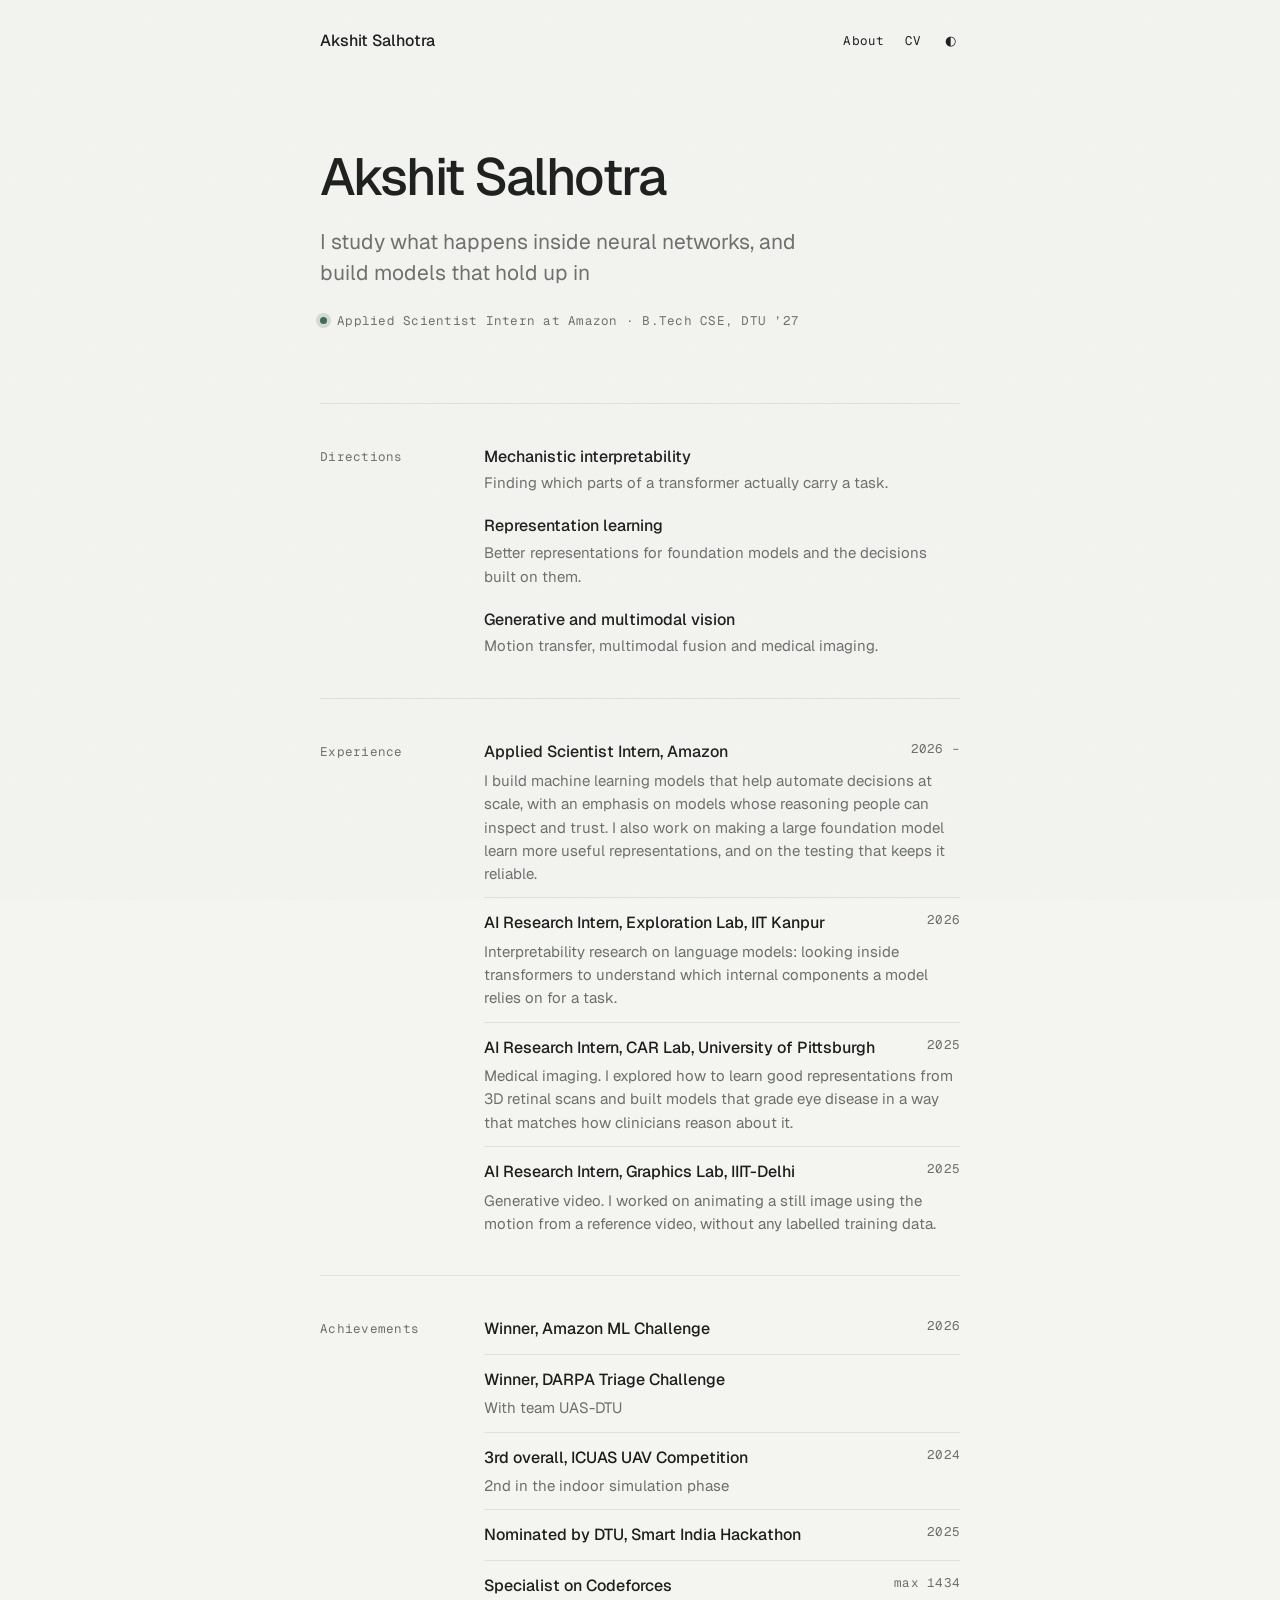
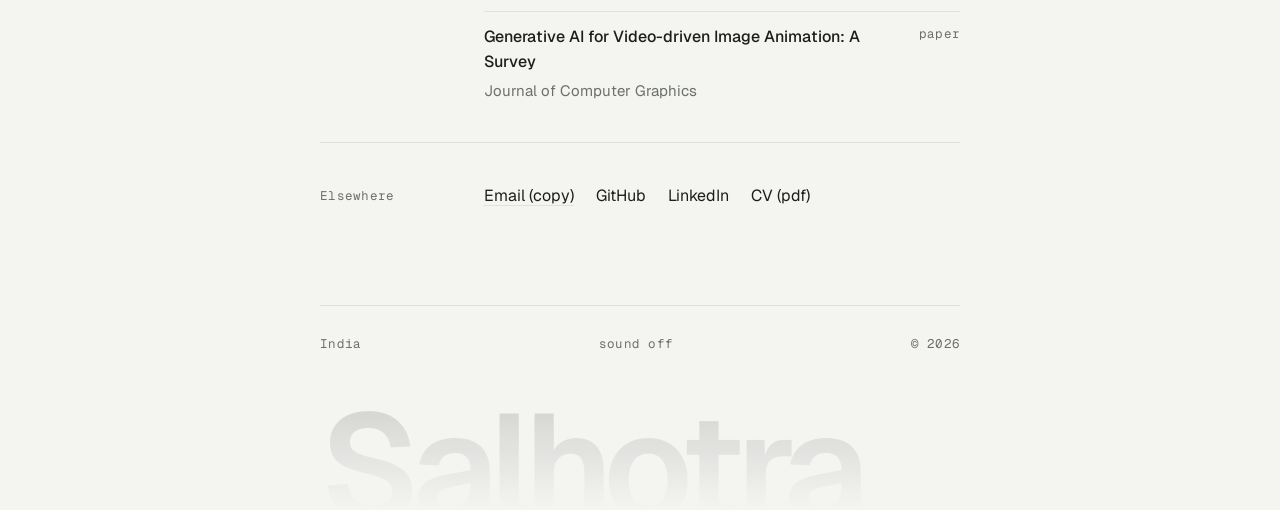
<file: index.html>
<!doctype html>
<html lang="en">
<head>
<meta charset="utf-8">
<meta name="viewport" content="width=device-width, initial-scale=1, viewport-fit=cover">
<title>Akshit Salhotra</title>
<meta name="description" content="Akshit Salhotra works on interpretability, representation learning and generative vision. Applied Scientist Intern at Amazon, CS at DTU.">
<meta property="og:title" content="Akshit Salhotra">
<meta property="og:description" content="Akshit Salhotra works on interpretability, representation learning and generative vision. Applied Scientist Intern at Amazon, CS at DTU.">
<meta name="theme-color" content="#F4F4F1" media="(prefers-color-scheme: light)">
<meta name="theme-color" content="#121513" media="(prefers-color-scheme: dark)">
<link rel="icon" href="data:image/svg+xml,%3Csvg xmlns='http://www.w3.org/2000/svg' viewBox='0 0 16 16'%3E%3Ccircle cx='8' cy='8' r='4' fill='%233E6B57'/%3E%3C/svg%3E">
<script>try{var t=localStorage.getItem('theme');if(t)document.documentElement.dataset.theme=t;}catch(e){}</script>
<link rel="preconnect" href="https://fonts.googleapis.com">
<link rel="preconnect" href="https://fonts.gstatic.com" crossorigin>
<link rel="stylesheet" href="https://fonts.googleapis.com/css2?family=Geist:wght@400;500;600&family=Geist+Mono:wght@400;500&display=swap">
<link rel="stylesheet" href="assets/style.css">
</head>
<body>
<a class="skip" href="#main">Skip to content</a>
<div class="col">
  <nav class="nav" aria-label="Site">
    <a class="me" href="./">Akshit Salhotra</a>
    <ul class="mono">
      <li><a href="about.html" data-scr>About</a></li>
      <li><a href="cv.pdf" data-scr>CV</a></li>
      <li><button class="icon-btn" type="button" id="theme" aria-label="Switch light or dark theme" title="Light / dark">&#9680;</button></li>
    </ul>
  </nav>
  <main id="main">
    <header class="hero">
      <h1>Akshit Salhotra</h1>
      <p class="lede">I study what happens inside neural networks, and build models that hold up in production.</p>
      <p class="now mono muted">Applied Scientist Intern at Amazon &middot; B.Tech CSE, DTU &rsquo;27</p>
    </header>

    <section class="block" aria-labelledby="h-dir">
      <h2 id="h-dir">Directions</h2>
      <div class="dirs">
        <div><b>Mechanistic interpretability</b><span>Finding which parts of a transformer actually carry a task.</span></div>
        <div><b>Representation learning</b><span>Better representations for foundation models and the decisions built on them.</span></div>
        <div><b>Generative and multimodal vision</b><span>Motion transfer, multimodal fusion and medical imaging.</span></div>
      </div>
    </section>

    <section class="block" aria-labelledby="h-work">
      <h2 id="h-work">Experience</h2>
      <ul class="rows">
        <li><span class="t">Applied Scientist Intern, Amazon</span><span class="y mono">2026 &ndash;</span><span class="d">I build machine learning models that help automate decisions at scale, with an emphasis on models whose reasoning people can inspect and trust. I also work on making a large foundation model learn more useful representations, and on the testing that keeps it reliable.</span></li>
        <li><span class="t">AI Research Intern, Exploration Lab, IIT Kanpur</span><span class="y mono">2026</span><span class="d">Interpretability research on language models: looking inside transformers to understand which internal components a model relies on for a task.</span></li>
        <li><span class="t">AI Research Intern, CAR Lab, University of Pittsburgh</span><span class="y mono">2025</span><span class="d">Medical imaging. I explored how to learn good representations from 3D retinal scans and built models that grade eye disease in a way that matches how clinicians reason about it.</span></li>
        <li><span class="t">AI Research Intern, Graphics Lab, IIIT-Delhi</span><span class="y mono">2025</span><span class="d">Generative video. I worked on animating a still image using the motion from a reference video, without any labelled training data.</span></li>
      </ul>
    </section>

    <section class="block" aria-labelledby="h-ach">
      <h2 id="h-ach">Achievements</h2>
      <ul class="rows">
        <li><span class="t">Winner, Amazon ML Challenge</span><span class="y mono">2026</span></li>
        <li><span class="t">Winner, DARPA Triage Challenge</span><span class="y mono"></span><span class="d">With team UAS-DTU</span></li>
        <li><span class="t">3rd overall, ICUAS UAV Competition</span><span class="y mono">2024</span><span class="d">2nd in the indoor simulation phase</span></li>
        <li><span class="t">Nominated by DTU, Smart India Hackathon</span><span class="y mono">2025</span></li>
        <li><span class="t">Specialist on Codeforces</span><span class="y mono">max 1434</span></li>
        <li><span class="t">Generative AI for Video-driven Image Animation: A Survey</span><span class="y mono">paper</span><span class="d">Journal of Computer Graphics</span></li>
      </ul>
    </section>

    <section class="block" aria-labelledby="h-con">
      <h2 id="h-con">Elsewhere</h2>
      <div class="contact">
        <button class="copy" type="button" id="mail" data-addr="salhotra.akshit@gmail.com">Email (copy)</button>
        <a href="https://github.com/akshit-salhotra" data-scr>GitHub</a>
        <a href="https://www.linkedin.com/in/akshit-salhotra" data-scr>LinkedIn</a>
        <a href="cv.pdf" data-scr>CV (pdf)</a>
      </div>
    </section>
  </main>
  <footer class="foot">
    <div class="row mono muted"><span>India</span><button class="copy mono muted" type="button" id="sound" aria-pressed="false" style="text-decoration:none">sound off</button><span>&copy; <span id="year">2026</span></span></div>
    <div class="ghost" aria-hidden="true">Salhotra</div>
  </footer>
</div>
<script src="assets/site.js" defer></script>
</body>
</html>
</file>
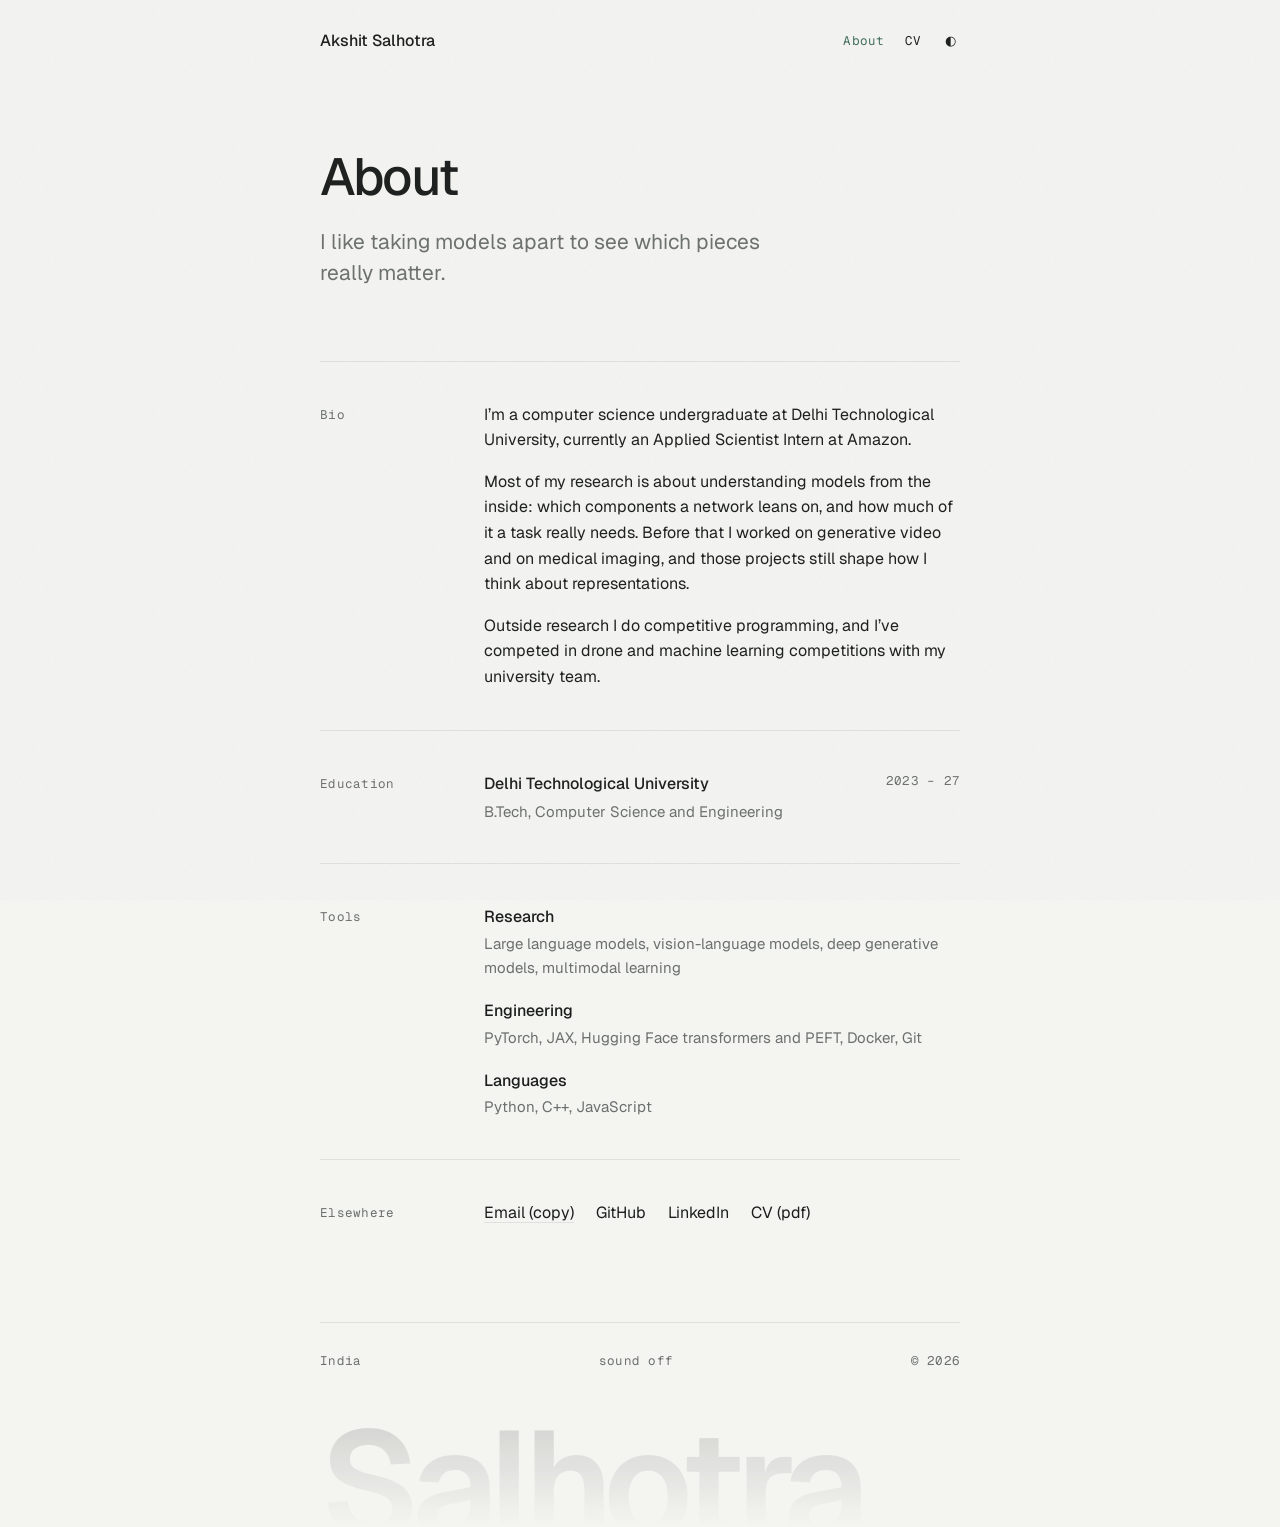
<file: about.html>
<!doctype html>
<html lang="en">
<head>
<meta charset="utf-8">
<meta name="viewport" content="width=device-width, initial-scale=1, viewport-fit=cover">
<title>About · Akshit Salhotra</title>
<meta name="description" content="Akshit Salhotra works on interpretability, representation learning and generative vision. Applied Scientist Intern at Amazon, CS at DTU.">
<meta property="og:title" content="About · Akshit Salhotra">
<meta property="og:description" content="Akshit Salhotra works on interpretability, representation learning and generative vision. Applied Scientist Intern at Amazon, CS at DTU.">
<meta name="theme-color" content="#F4F4F1" media="(prefers-color-scheme: light)">
<meta name="theme-color" content="#121513" media="(prefers-color-scheme: dark)">
<link rel="icon" href="data:image/svg+xml,%3Csvg xmlns='http://www.w3.org/2000/svg' viewBox='0 0 16 16'%3E%3Ccircle cx='8' cy='8' r='4' fill='%233E6B57'/%3E%3C/svg%3E">
<script>try{var t=localStorage.getItem('theme');if(t)document.documentElement.dataset.theme=t;}catch(e){}</script>
<link rel="preconnect" href="https://fonts.googleapis.com">
<link rel="preconnect" href="https://fonts.gstatic.com" crossorigin>
<link rel="stylesheet" href="https://fonts.googleapis.com/css2?family=Geist:wght@400;500;600&family=Geist+Mono:wght@400;500&display=swap">
<link rel="stylesheet" href="assets/style.css">
</head>
<body>
<a class="skip" href="#main">Skip to content</a>
<div class="col">
  <nav class="nav" aria-label="Site">
    <a class="me" href="./">Akshit Salhotra</a>
    <ul class="mono">
      <li><a href="about.html" data-scr aria-current="page">About</a></li>
      <li><a href="cv.pdf" data-scr>CV</a></li>
      <li><button class="icon-btn" type="button" id="theme" aria-label="Switch light or dark theme" title="Light / dark">&#9680;</button></li>
    </ul>
  </nav>
  <main id="main">
    <header class="hero">
      <h1>About</h1>
      <p class="lede">I like taking models apart to see which pieces really matter.</p>
    </header>

    <section class="block" aria-labelledby="h-bio">
      <h2 id="h-bio">Bio</h2>
      <div class="prose">
        <p>I&rsquo;m a computer science undergraduate at Delhi Technological University, currently an Applied Scientist Intern at Amazon.</p>
        <p>Most of my research is about understanding models from the inside: which components a network leans on, and how much of it a task really needs. Before that I worked on generative video and on medical imaging, and those projects still shape how I think about representations.</p>
        <p>Outside research I do competitive programming, and I&rsquo;ve competed in drone and machine learning competitions with my university team.</p>
      </div>
    </section>

    <section class="block" aria-labelledby="h-edu">
      <h2 id="h-edu">Education</h2>
      <ul class="rows">
        <li><span class="t">Delhi Technological University</span><span class="y mono">2023 &ndash; 27</span><span class="d">B.Tech, Computer Science and Engineering</span></li>
      </ul>
    </section>

    <section class="block" aria-labelledby="h-tools">
      <h2 id="h-tools">Tools</h2>
      <div class="dirs">
        <div><b>Research</b><span>Large language models, vision-language models, deep generative models, multimodal learning</span></div>
        <div><b>Engineering</b><span>PyTorch, JAX, Hugging Face transformers and PEFT, Docker, Git</span></div>
        <div><b>Languages</b><span>Python, C++, JavaScript</span></div>
      </div>
    </section>

    <section class="block" aria-labelledby="h-con">
      <h2 id="h-con">Elsewhere</h2>
      <div class="contact">
        <button class="copy" type="button" id="mail" data-addr="salhotra.akshit@gmail.com">Email (copy)</button>
        <a href="https://github.com/akshit-salhotra" data-scr>GitHub</a>
        <a href="https://www.linkedin.com/in/akshit-salhotra" data-scr>LinkedIn</a>
        <a href="cv.pdf" data-scr>CV (pdf)</a>
      </div>
    </section>
  </main>
  <footer class="foot">
    <div class="row mono muted"><span>India</span><button class="copy mono muted" type="button" id="sound" aria-pressed="false" style="text-decoration:none">sound off</button><span>&copy; <span id="year">2026</span></span></div>
    <div class="ghost" aria-hidden="true">Salhotra</div>
  </footer>
</div>
<script src="assets/site.js" defer></script>
</body>
</html>
</file>
<file: assets/style.css>
/* Akshit Salhotra — personal site
   One 640px column, Geist + Geist Mono, palette "Stone & Moss" in light and dark. */

:root {
  --bg: #F4F4F1;
  --fg: #1B1E1C;
  --muted: #6B706C;
  --line: #DFE1DC;
  --accent: #3E6B57;
  --f-sans: "Geist", "Helvetica Neue", Arial, sans-serif;
  --f-mono: "Geist Mono", ui-monospace, Menlo, monospace;
  color-scheme: light;
}
@media (prefers-color-scheme: dark) {
  :root:not([data-theme="light"]) {
    --bg: #121513; --fg: #E7E9E5; --muted: #8E948F; --line: #262B28; --accent: #8DBFA6;
    color-scheme: dark;
  }
}
:root[data-theme="dark"] {
  --bg: #121513; --fg: #E7E9E5; --muted: #8E948F; --line: #262B28; --accent: #8DBFA6;
  color-scheme: dark;
}

/* soft fade between pages (browsers that support cross-document view transitions) */
@view-transition { navigation: auto; }
::view-transition-old(root), ::view-transition-new(root) { animation-duration: .28s; }

*, *::before, *::after { box-sizing: border-box; }
html { -webkit-text-size-adjust: 100%; }
body {
  margin: 0;
  background: var(--bg);
  color: var(--fg);
  font-family: var(--f-sans);
  font-size: 16px;
  line-height: 1.6;
  padding-left: max(16px, env(safe-area-inset-left, 0px));
  padding-right: max(16px, env(safe-area-inset-right, 0px));
  transition: background-color .3s, color .3s;
  overflow-x: hidden;
}
/* barely-there grain */
body::after {
  content: ""; position: fixed; inset: 0; pointer-events: none; z-index: 40; opacity: .05;
  background-image: url("data:image/svg+xml,%3Csvg xmlns='http://www.w3.org/2000/svg' width='200' height='200'%3E%3Cfilter id='n'%3E%3CfeTurbulence type='fractalNoise' baseFrequency='.9' numOctaves='2' stitchTiles='stitch'/%3E%3C/filter%3E%3Crect width='100%25' height='100%25' filter='url(%23n)'/%3E%3C/svg%3E");
}

a { color: inherit; text-decoration: none; }
a:hover { color: var(--accent); }
:focus-visible { outline: 2px solid var(--accent); outline-offset: 3px; }
p { margin: 0; }
h1, h2 { margin: 0; font-weight: 500; text-wrap: balance; }
.mono { font-family: var(--f-mono); font-size: 12.5px; letter-spacing: .02em; }
.muted { color: var(--muted); }
.col { max-width: 640px; margin: 0 auto; }
.skip { position: absolute; left: -999px; }
.skip:focus { left: 16px; top: 16px; background: var(--bg); padding: 6px 10px; z-index: 50; }

/* nav */
.nav { display: flex; justify-content: space-between; align-items: center; gap: 16px; padding-block: 28px 0; }
.nav .me { font-weight: 500; }
.nav ul { display: flex; align-items: center; gap: 20px; margin: 0; padding: 0; list-style: none; }
.nav [aria-current="page"] { color: var(--accent); }
.icon-btn { font: inherit; background: none; border: 0; padding: 4px; color: inherit; cursor: pointer; line-height: 1; }
.icon-btn:hover { color: var(--accent); }

/* hero */
.hero { padding-block: 96px 72px; display: grid; gap: 22px; }
.hero h1 { font-size: clamp(34px, 6vw, 52px); line-height: 1.04; letter-spacing: -.035em; }
.lede { font-size: clamp(18px, 2.2vw, 21px); line-height: 1.5; max-width: 34ch; color: var(--muted); }
.lede .w { display: inline-block; transition: opacity .6s ease, filter .6s ease; }
.now { display: flex; align-items: center; gap: 10px; }
.now::before {
  content: ""; flex: none; width: 7px; height: 7px; border-radius: 50%; background: var(--accent);
  box-shadow: 0 0 0 4px color-mix(in srgb, var(--accent) 18%, transparent);
}

/* sections */
.block { padding-block: 40px; border-top: 1px solid var(--line); display: grid; grid-template-columns: 140px minmax(0, 1fr); gap: 24px; }
.block > h2 { font-family: var(--f-mono); font-size: 12.5px; font-weight: 400; color: var(--muted); padding-top: 3px; letter-spacing: .02em; }
@media (max-width: 600px) { .block { grid-template-columns: minmax(0, 1fr); gap: 14px; } }

.rows { display: grid; margin: 0; padding: 0; list-style: none; }
.rows li { display: grid; grid-template-columns: minmax(0, 1fr) auto; gap: 4px 16px; padding-block: 12px; border-bottom: 1px solid var(--line); }
.rows li:first-child { padding-top: 0; }
.rows li:last-child { border-bottom: 0; padding-bottom: 0; }
.rows .t { font-weight: 500; }
.rows .d { grid-column: 1 / -1; color: var(--muted); font-size: 15px; line-height: 1.55; max-width: 60ch; }
.rows .y { color: var(--muted); font-variant-numeric: tabular-nums; }

.dirs { display: grid; gap: 18px; }
.dirs div { display: grid; gap: 2px; }
.dirs b { font-weight: 500; }
.dirs span { color: var(--muted); font-size: 15px; }

.prose { display: grid; gap: 16px; max-width: 60ch; }
.prose p { color: var(--fg); }

.contact { display: flex; flex-wrap: wrap; gap: 8px 22px; }
.copy { font: inherit; background: none; border: 0; padding: 0; color: inherit; cursor: pointer; text-decoration: underline; text-decoration-color: var(--line); text-underline-offset: 4px; }
.copy:hover { color: var(--accent); }

/* footer with fading surname */
.foot { margin-top: 56px; padding-top: 28px; border-top: 1px solid var(--line); overflow: hidden; }
.foot .row { display: flex; justify-content: space-between; gap: 16px; flex-wrap: wrap; }
.foot .ghost {
  font-weight: 600; font-size: clamp(56px, 16vw, 150px); letter-spacing: -.06em; line-height: .8; margin-top: 36px; white-space: nowrap;
  -webkit-mask-image: linear-gradient(180deg, rgba(0,0,0,.14), transparent 85%);
          mask-image: linear-gradient(180deg, rgba(0,0,0,.14), transparent 85%);
  transform: translateY(14%); user-select: none;
}

[data-scr] { display: inline-block; }

/* small dot cursor that opens into a ring over links (mouse only) */
.cur {
  position: fixed; left: 0; top: 0; width: 8px; height: 8px; margin: -4px 0 0 -4px; border-radius: 50%;
  background: var(--accent); border: 1px solid var(--accent); pointer-events: none; z-index: 60; display: none;
  transition: width .2s, height .2s, margin .2s, background-color .2s;
}
.cur.hot { width: 30px; height: 30px; margin: -15px 0 0 -15px; background: transparent; }
@media (pointer: fine) {
  .js-cursor .cur { display: block; }
  .js-cursor a, .js-cursor button { cursor: none; }
}

@media (prefers-reduced-motion: reduce) {
  body, .lede .w, .cur { transition: none; }
  @view-transition { navigation: none; }
}
</file>
